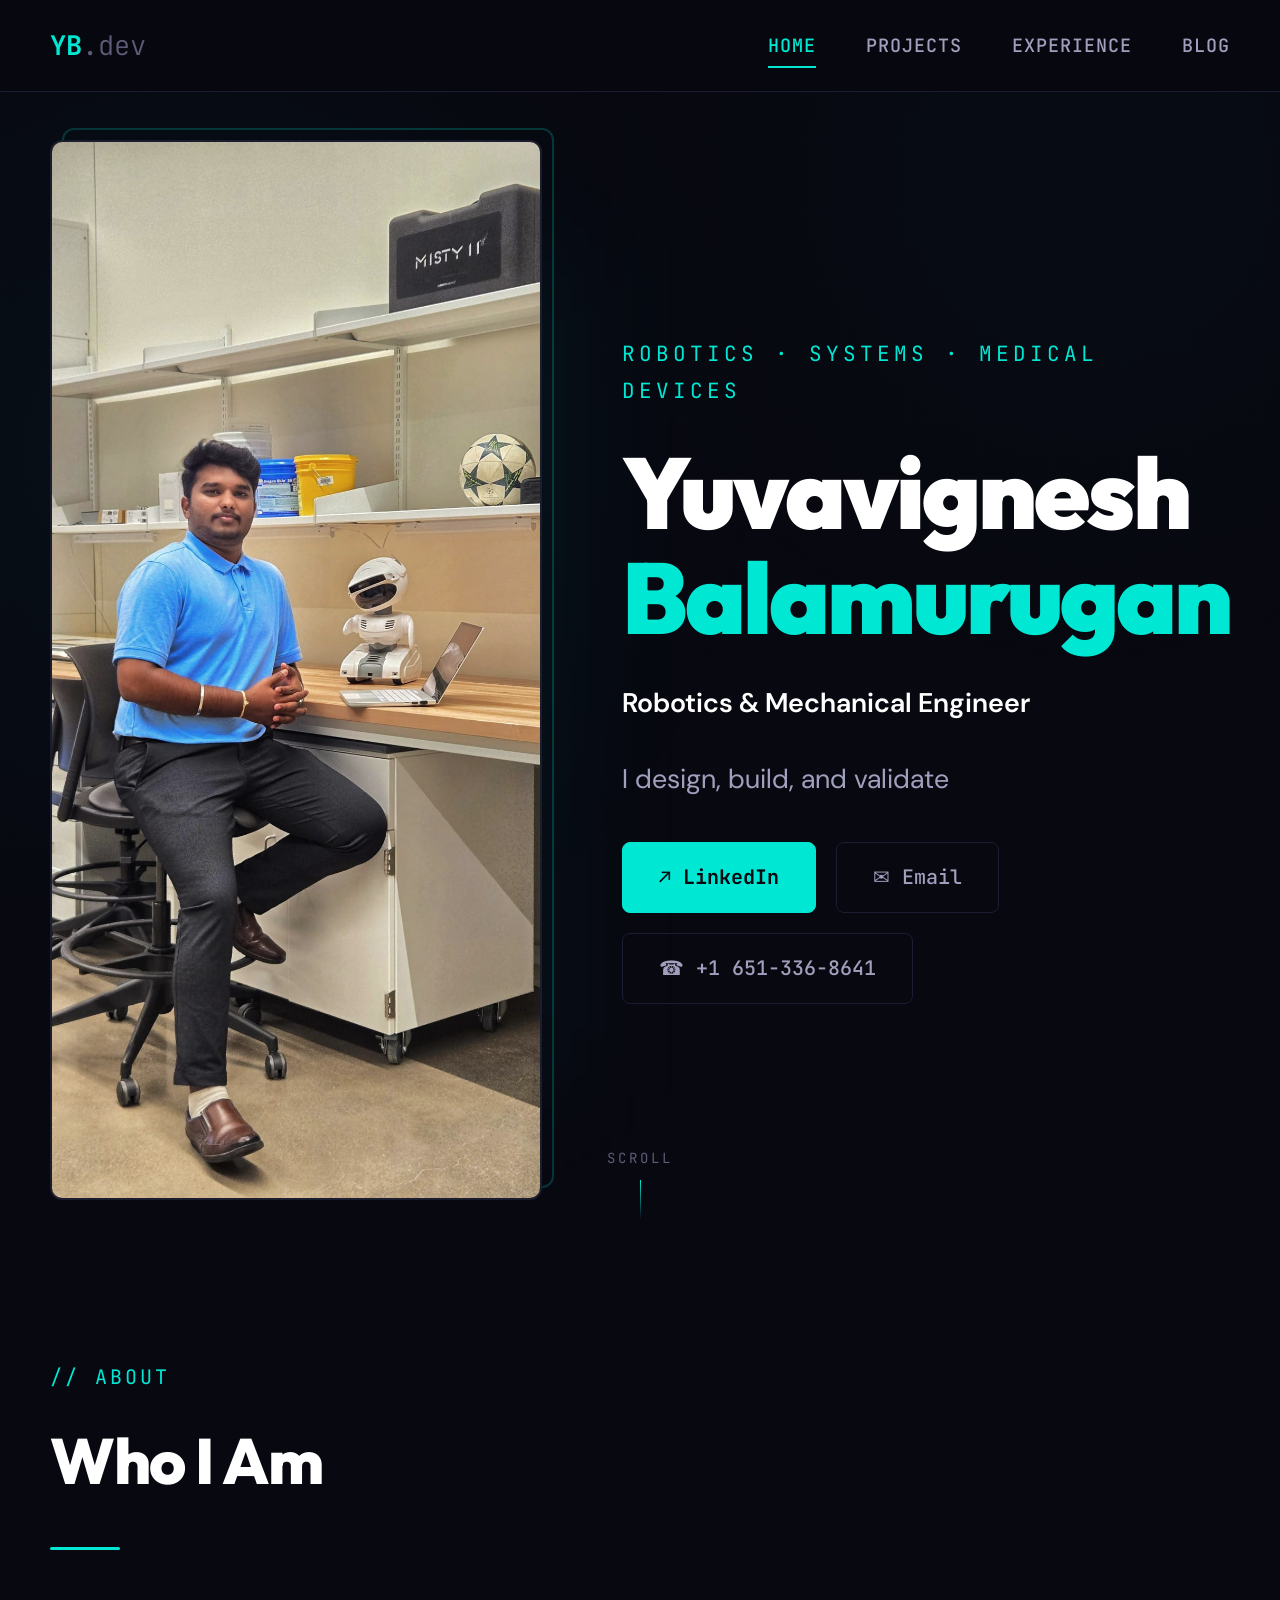
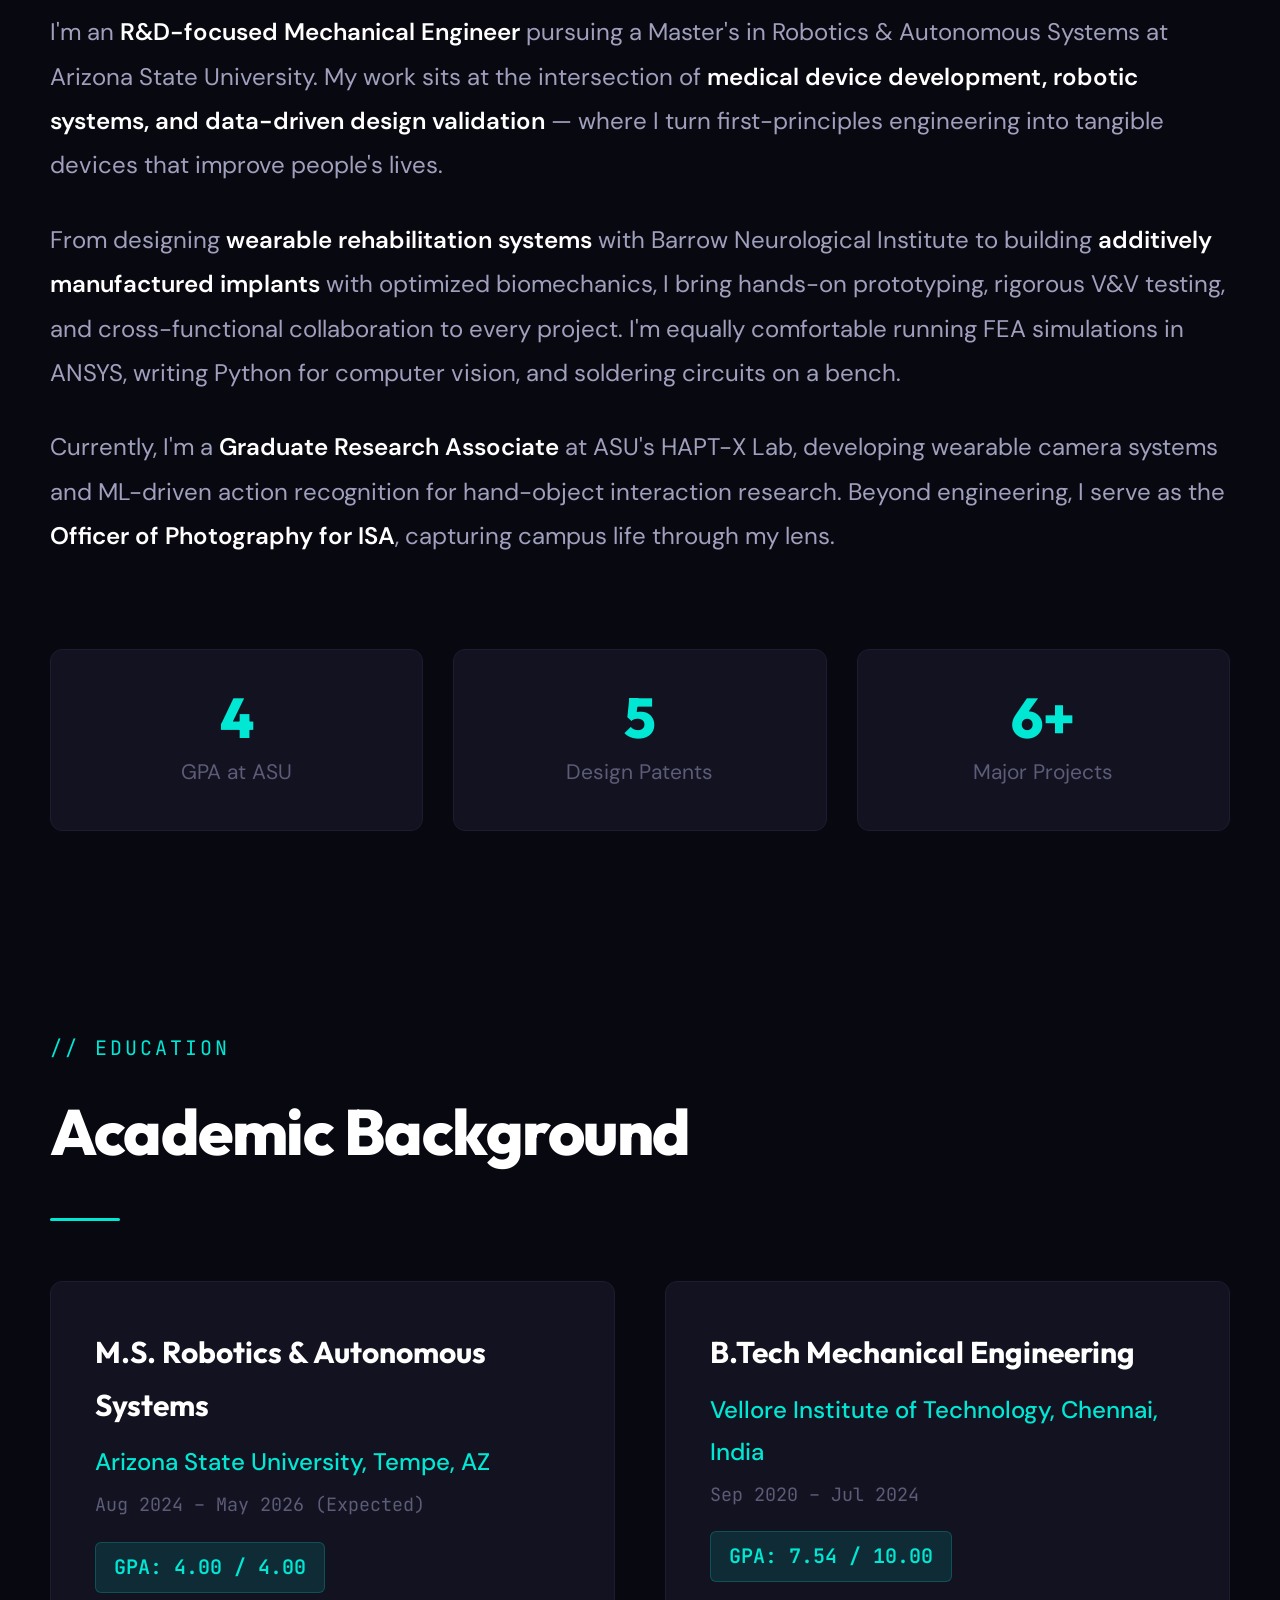
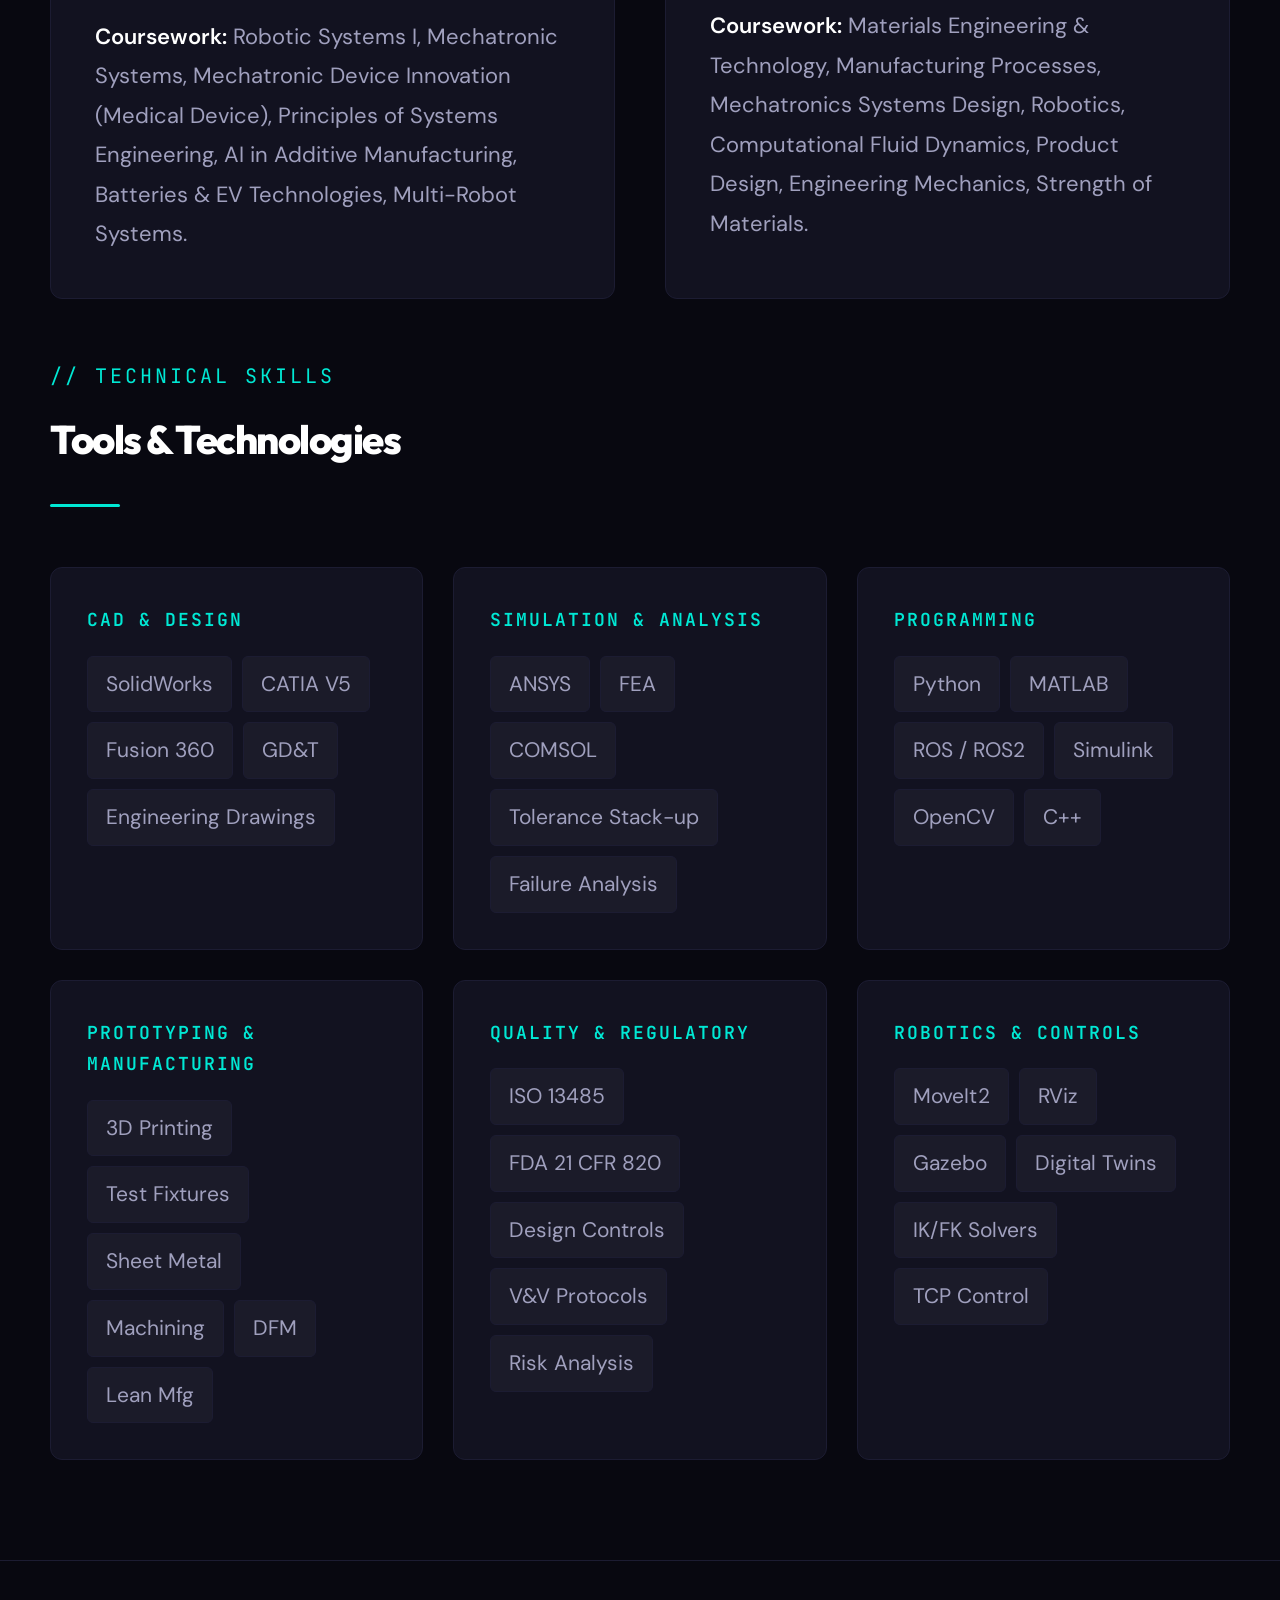
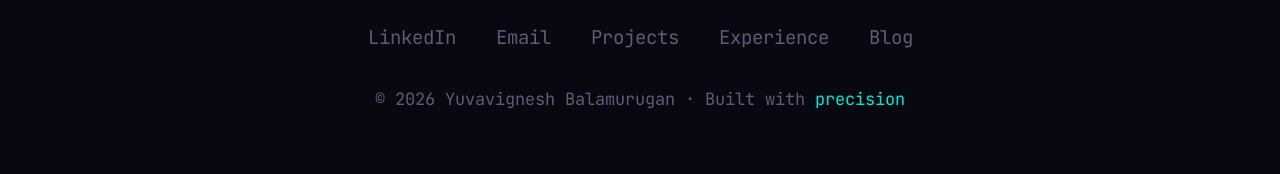
<file: index.html>
<!DOCTYPE html>
<html lang="en">
<head>
  <meta charset="UTF-8" />
  <meta name="viewport" content="width=device-width, initial-scale=1.0" />
  <title>Yuvavignesh Balamurugan — Robotics Engineer</title>
  <link rel="stylesheet" href="styles.css" />
</head>
<body>

  <nav class="navbar">
    <div class="nav-inner">
      <a href="index.html" class="nav-logo">YB<span>.dev</span></a>
      <ul class="nav-links">
        <li><a href="index.html">Home</a></li>
        <li><a href="projects.html">Projects</a></li>
        <li><a href="experience.html">Experience</a></li>
        <li><a href="blog.html">Blog</a></li>
      </ul>
      <div class="hamburger"><span></span><span></span><span></span></div>
    </div>
  </nav>

  <!-- HERO -->
  <section class="hero">
    <div class="hero-container">
      <div class="hero-photo-wrapper">
        <!-- SAVE YOUR PHOTO AS: images/profile.jpg -->
        <img src="images/profile.jpg" alt="Yuvavignesh Balamurugan" class="hero-photo"
             onerror="this.outerHTML='<div class=hero-no-photo>Save your photo as<br><strong>images/profile.jpg</strong></div>'" />
      </div>

      <div class="hero-text">
        <p class="hero-tag">Robotics · Systems · Medical Devices</p>
        <h1 class="hero-name">Yuvavignesh<span class="accent">Balamurugan</span></h1>
        <p class="hero-program">
          <strong>Robotics &amp;   Mechanical Engineer</strong> 
        </p>
        <p class="hero-program">
          <medium>I design, build, and validate</medium> 
        </p>

        <div class="hero-links">
          <a href="https://www.linkedin.com/in/yuvavignesh-balamurugan/" target="_blank" class="hero-link primary">↗ LinkedIn</a>
          <a href="mailto:yuvavignesh.bala@gmail.com" class="hero-link">✉ Email</a>
          <a href="tel:+16513368641" class="hero-link">☎ +1 651-336-8641</a>
        </div>
      </div>
    </div>
    <div class="hero-scroll-indicator"><span>Scroll</span><div class="scroll-line"></div></div>
  </section>

  <!-- ABOUT -->
  <section class="section" id="about">
    <div class="section-inner reveal">
      <p class="section-label">// About</p>
      <h2 class="section-title">Who I Am</h2>
      <div class="section-divider"></div>
      <div class="about-content">
        <div class="about-text">
          <p>I'm an <strong>R&amp;D-focused Mechanical Engineer</strong> pursuing a Master's in Robotics &amp; Autonomous Systems at Arizona State University. My work sits at the intersection of <strong>medical device development, robotic systems, and data-driven design validation</strong> — where I turn first-principles engineering into tangible devices that improve people's lives.</p>
          <p>From designing <strong>wearable rehabilitation systems</strong> with Barrow Neurological Institute to building <strong>additively manufactured implants</strong> with optimized biomechanics, I bring hands-on prototyping, rigorous V&amp;V testing, and cross-functional collaboration to every project. I'm equally comfortable running FEA simulations in ANSYS, writing Python for computer vision, and soldering circuits on a bench.</p>
          <p>Currently, I'm a <strong>Graduate Research Associate</strong> at ASU's HAPT-X Lab, developing wearable camera systems and ML-driven action recognition for hand-object interaction research. Beyond engineering, I serve as the <strong>Officer of Photography for ISA</strong>, capturing campus life through my lens.</p>
        </div>
        <div class="about-highlights">
          <div class="highlight-card"><div class="number">4</div><div class="label">GPA at ASU</div></div>
          <div class="highlight-card"><div class="number">5</div><div class="label">Design Patents</div></div>
          <div class="highlight-card"><div class="number">6+</div><div class="label">Major Projects</div></div>
        </div>
      </div>
    </div>
  </section>

  <!-- EDUCATION -->
  <section class="section" id="education">
    <div class="section-inner reveal">
      <p class="section-label">// Education</p>
      <h2 class="section-title">Academic Background</h2>
      <div class="section-divider"></div>
      <div class="education-grid">
        <div class="edu-card">
          <div class="edu-degree">M.S. Robotics &amp; Autonomous Systems</div>
          <div class="edu-school">Arizona State University, Tempe, AZ</div>
          <div class="edu-date">Aug 2024 – May 2026 (Expected)</div>
          <div class="edu-gpa">GPA: 4.00 / 4.00</div>
          <div class="edu-courses"><strong>Coursework:</strong> Robotic Systems I, Mechatronic Systems, Mechatronic Device Innovation (Medical Device), Principles of Systems Engineering, AI in Additive Manufacturing, Batteries &amp; EV Technologies, Multi-Robot Systems.</div>
        </div>
        <div class="edu-card">
          <div class="edu-degree">B.Tech Mechanical Engineering</div>
          <div class="edu-school">Vellore Institute of Technology, Chennai, India</div>
          <div class="edu-date">Sep 2020 – Jul 2024</div>
          <div class="edu-gpa">GPA: 7.54 / 10.00</div>
          <div class="edu-courses"><strong>Coursework:</strong> Materials Engineering &amp; Technology, Manufacturing Processes, Mechatronics Systems Design, Robotics, Computational Fluid Dynamics, Product Design, Engineering Mechanics, Strength of Materials.</div>
        </div>
      </div>

      <!-- Skills -->
      <div class="skills-section reveal">
        <p class="section-label" style="margin-top:3rem">// Technical Skills</p>
        <h2 class="section-title" style="font-size:2rem">Tools &amp; Technologies</h2>
        <div class="section-divider"></div>
        <div class="skills-grid">
          <div class="skill-group"><div class="skill-group-title">CAD &amp; Design</div><div class="skill-tags"><span class="skill-tag">SolidWorks</span><span class="skill-tag">CATIA V5</span><span class="skill-tag">Fusion 360</span><span class="skill-tag">GD&amp;T</span><span class="skill-tag">Engineering Drawings</span></div></div>
          <div class="skill-group"><div class="skill-group-title">Simulation &amp; Analysis</div><div class="skill-tags"><span class="skill-tag">ANSYS</span><span class="skill-tag">FEA</span><span class="skill-tag">COMSOL</span><span class="skill-tag">Tolerance Stack-up</span><span class="skill-tag">Failure Analysis</span></div></div>
          <div class="skill-group"><div class="skill-group-title">Programming</div><div class="skill-tags"><span class="skill-tag">Python</span><span class="skill-tag">MATLAB</span><span class="skill-tag">ROS / ROS2</span><span class="skill-tag">Simulink</span><span class="skill-tag">OpenCV</span><span class="skill-tag">C++</span></div></div>
          <div class="skill-group"><div class="skill-group-title">Prototyping &amp; Manufacturing</div><div class="skill-tags"><span class="skill-tag">3D Printing</span><span class="skill-tag">Test Fixtures</span><span class="skill-tag">Sheet Metal</span><span class="skill-tag">Machining</span><span class="skill-tag">DFM</span><span class="skill-tag">Lean Mfg</span></div></div>
          <div class="skill-group"><div class="skill-group-title">Quality &amp; Regulatory</div><div class="skill-tags"><span class="skill-tag">ISO 13485</span><span class="skill-tag">FDA 21 CFR 820</span><span class="skill-tag">Design Controls</span><span class="skill-tag">V&amp;V Protocols</span><span class="skill-tag">Risk Analysis</span></div></div>
          <div class="skill-group"><div class="skill-group-title">Robotics &amp; Controls</div><div class="skill-tags"><span class="skill-tag">MoveIt2</span><span class="skill-tag">RViz</span><span class="skill-tag">Gazebo</span><span class="skill-tag">Digital Twins</span><span class="skill-tag">IK/FK Solvers</span><span class="skill-tag">TCP Control</span></div></div>
        </div>
      </div>
    </div>
  </section>

  <footer class="footer">
    <div class="footer-inner">
      <div class="footer-links">
        <a href="https://www.linkedin.com/in/yuvavignesh-balamurugan/" target="_blank">LinkedIn</a>
        <a href="mailto:yuvavignesh.bala@gmail.com">Email</a>
        <a href="projects.html">Projects</a>
        <a href="experience.html">Experience</a>
        <a href="blog.html">Blog</a>
      </div>
      <p class="footer-copy">© 2026 Yuvavignesh Balamurugan · Built with <span class="accent">precision</span></p>
    </div>
  </footer>
  <script src="script.js"></script>
</body>
</html>
</file>
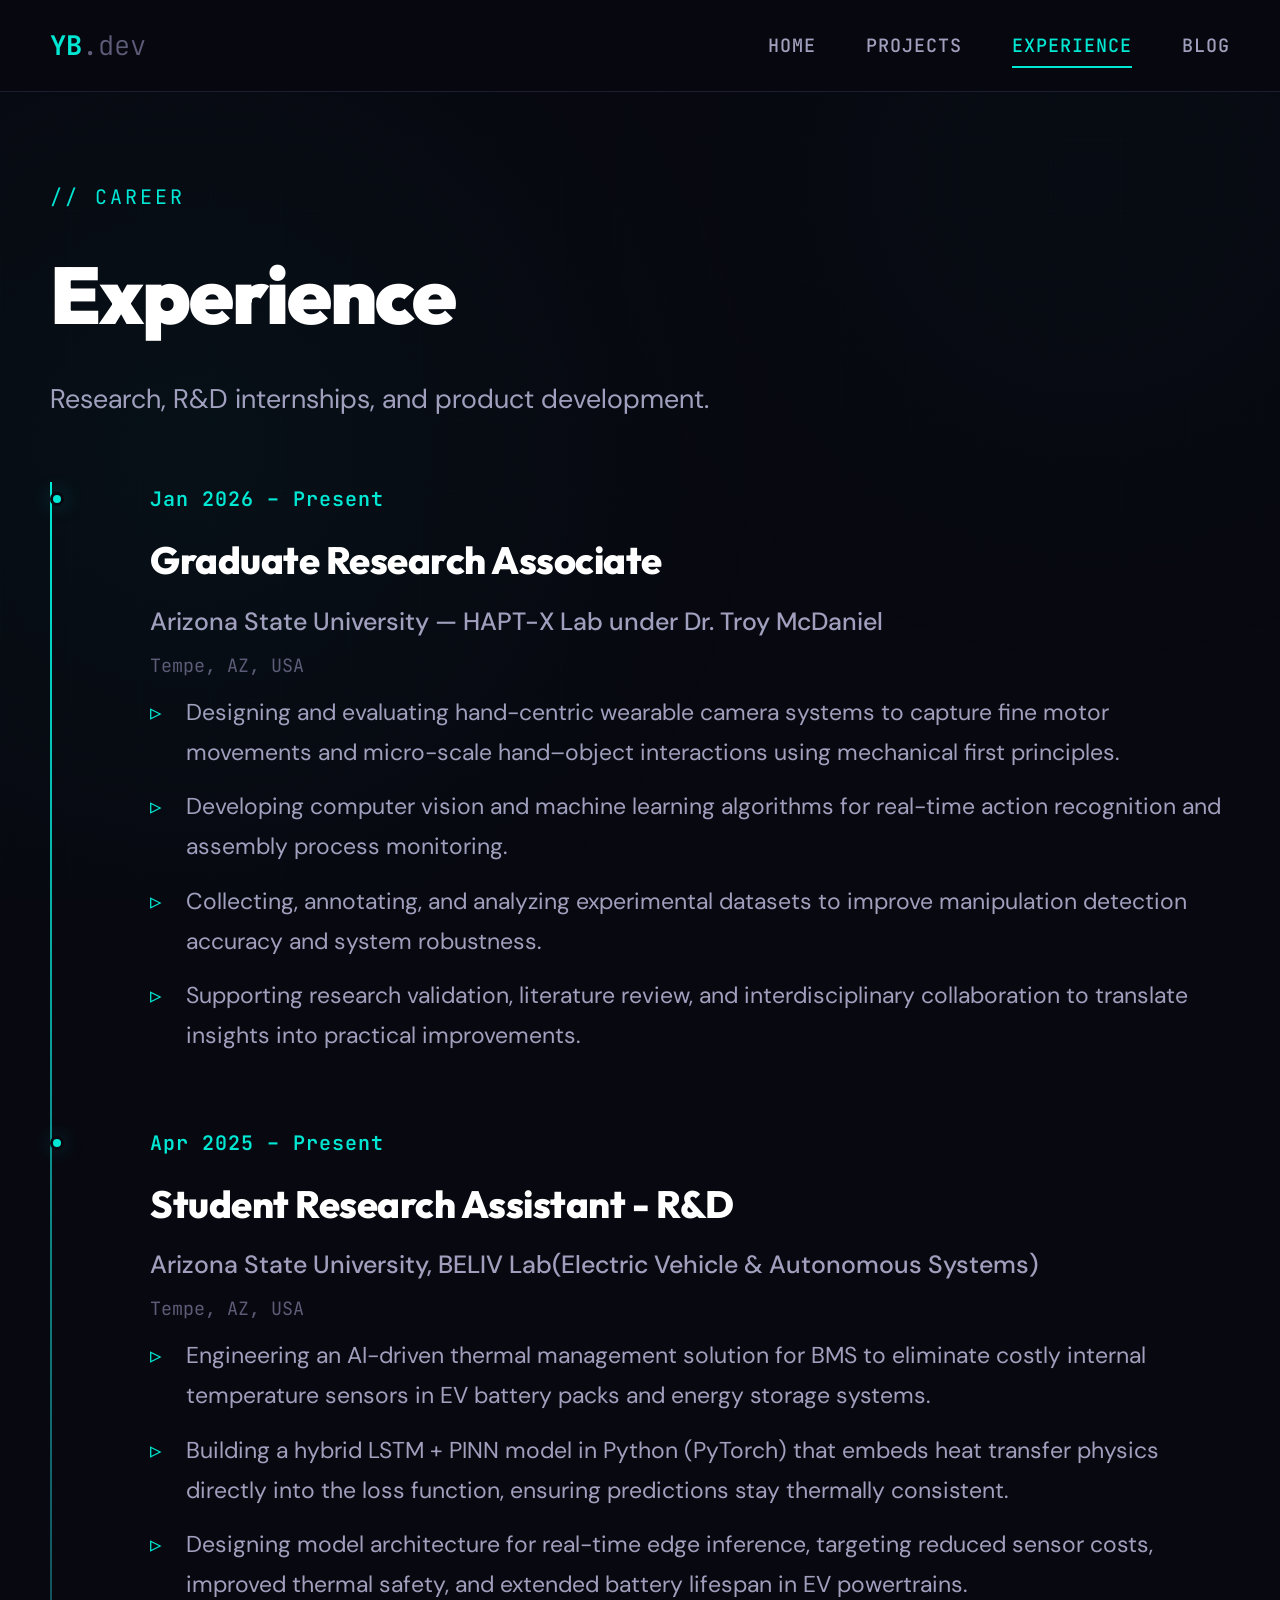
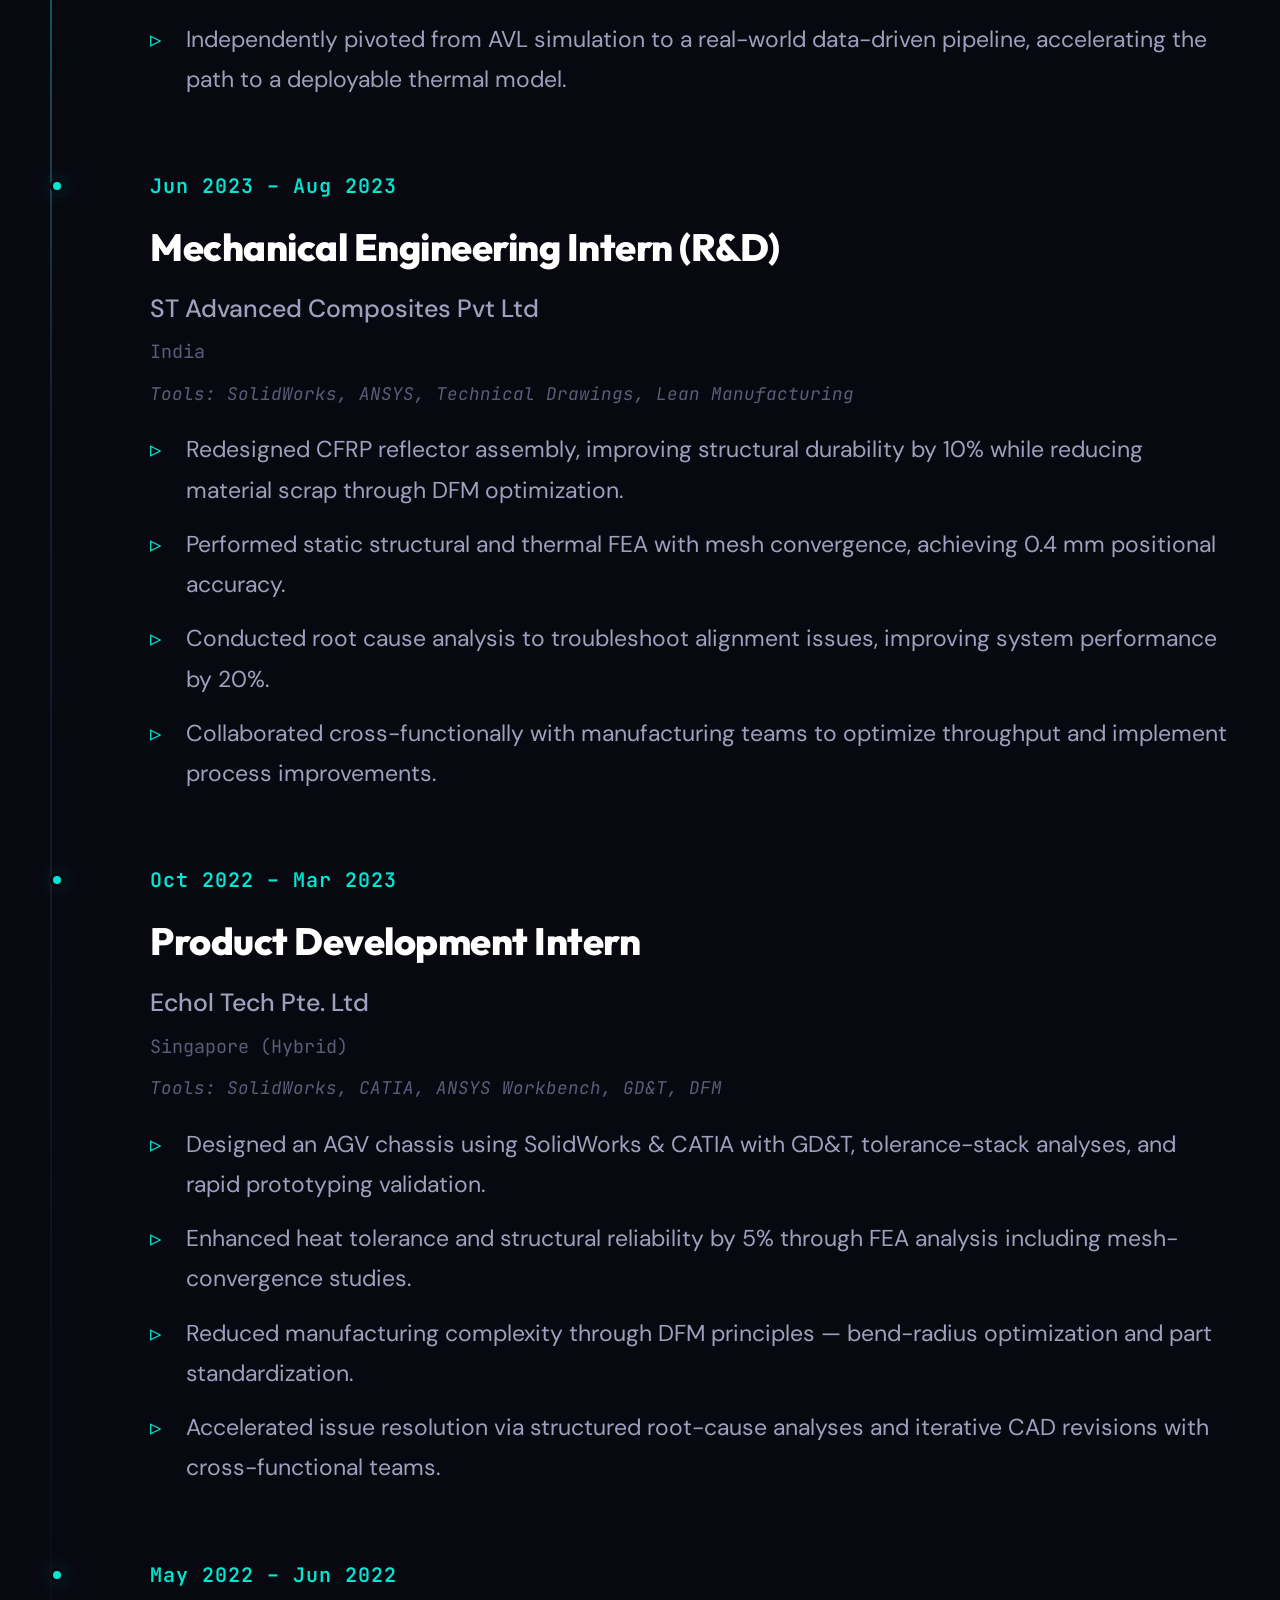
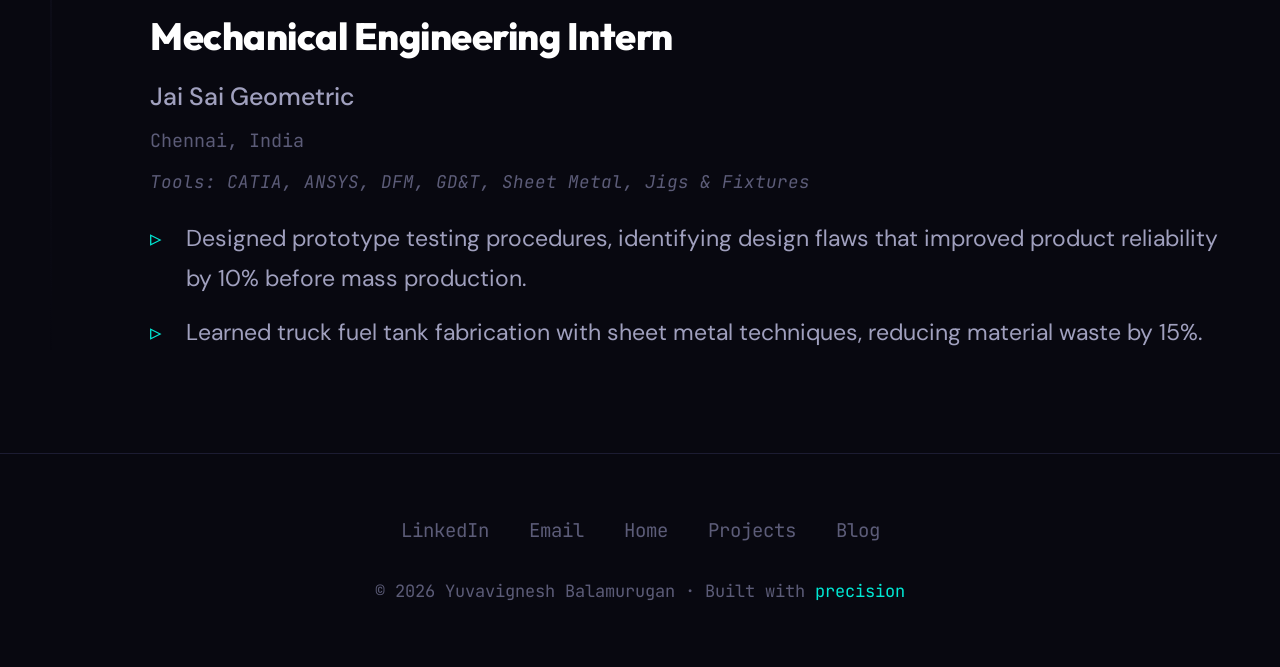
<file: experience.html>
<!DOCTYPE html>
<html lang="en">
<head>
  <meta charset="UTF-8" />
  <meta name="viewport" content="width=device-width, initial-scale=1.0" />
  <title>Experience — Yuvavignesh Balamurugan</title>
  <link rel="stylesheet" href="styles.css" />
</head>
<body>
  <nav class="navbar"><div class="nav-inner"><a href="index.html" class="nav-logo">YB<span>.dev</span></a><ul class="nav-links"><li><a href="index.html">Home</a></li><li><a href="projects.html">Projects</a></li><li><a href="experience.html">Experience</a></li><li><a href="blog.html">Blog</a></li></ul><div class="hamburger"><span></span><span></span><span></span></div></div></nav>

  <div class="page-header"><div class="page-header-inner">
    <p class="section-label">// Career</p>
    <h1 class="page-title">Experience</h1>
    <p class="page-subtitle">Research, R&amp;D internships, and product development.</p>
  </div></div>

  <section class="section" style="padding-top:0">
    <div class="section-inner">
      <div class="timeline">

        <div class="timeline-item reveal">
          <div class="timeline-date">Jan 2026 – Present</div>
          <div class="timeline-role">Graduate Research Associate</div>
          <div class="timeline-company">Arizona State University — HAPT-X Lab under Dr. Troy McDaniel</div>
          <div class="timeline-location">Tempe, AZ, USA</div>
          <ul class="timeline-bullets">
            <li>Designing and evaluating hand-centric wearable camera systems to capture fine motor movements and micro-scale hand–object interactions using mechanical first principles.</li>
            <li>Developing computer vision and machine learning algorithms for real-time action recognition and assembly process monitoring.</li>
            <li>Collecting, annotating, and analyzing experimental datasets to improve manipulation detection accuracy and system robustness.</li>
            <li>Supporting research validation, literature review, and interdisciplinary collaboration to translate insights into practical improvements.</li>
          </ul>
        </div>

        <div class="timeline-item reveal">
          <div class="timeline-date">Apr 2025 – Present</div>
          <div class="timeline-role">Student Research Assistant - R&D</div>
          <div class="timeline-company">Arizona State University, BELIV Lab(Electric Vehicle & Autonomous Systems)</div>
          <div class="timeline-location">Tempe, AZ, USA</div>
          <ul class="timeline-bullets">
            <li>Engineering an AI-driven thermal management solution for BMS to eliminate costly internal temperature sensors in EV battery packs and energy storage
systems.</li>
            <li>Building a hybrid LSTM + PINN model in Python (PyTorch) that embeds heat transfer physics directly into the loss function, ensuring predictions stay
thermally consistent.</li>
            <li>Designing model architecture for real-time edge inference, targeting reduced sensor costs, improved thermal safety, and extended battery lifespan in EV
powertrains.</li>
            <li>Independently pivoted from AVL simulation to a real-world data-driven pipeline, accelerating the path to a deployable thermal model.</li>
          </ul>
        </div>

        <div class="timeline-item reveal">
          <div class="timeline-date">Jun 2023 – Aug 2023</div>
          <div class="timeline-role">Mechanical Engineering Intern (R&amp;D)</div>
          <div class="timeline-company">ST Advanced Composites Pvt Ltd</div>
          <div class="timeline-location">India</div>
          <div class="timeline-tools">Tools: SolidWorks, ANSYS, Technical Drawings, Lean Manufacturing</div>
          <ul class="timeline-bullets">
            <li>Redesigned CFRP reflector assembly, improving structural durability by 10% while reducing material scrap through DFM optimization.</li>
            <li>Performed static structural and thermal FEA with mesh convergence, achieving 0.4 mm positional accuracy.</li>
            <li>Conducted root cause analysis to troubleshoot alignment issues, improving system performance by 20%.</li>
            <li>Collaborated cross-functionally with manufacturing teams to optimize throughput and implement process improvements.</li>
          </ul>
        </div>

        <div class="timeline-item reveal">
          <div class="timeline-date">Oct 2022 – Mar 2023</div>
          <div class="timeline-role">Product Development Intern</div>
          <div class="timeline-company">Echol Tech Pte. Ltd</div>
          <div class="timeline-location">Singapore (Hybrid)</div>
          <div class="timeline-tools">Tools: SolidWorks, CATIA, ANSYS Workbench, GD&amp;T, DFM</div>
          <ul class="timeline-bullets">
            <li>Designed an AGV chassis using SolidWorks &amp; CATIA with GD&amp;T, tolerance-stack analyses, and rapid prototyping validation.</li>
            <li>Enhanced heat tolerance and structural reliability by 5% through FEA analysis including mesh-convergence studies.</li>
            <li>Reduced manufacturing complexity through DFM principles — bend-radius optimization and part standardization.</li>
            <li>Accelerated issue resolution via structured root-cause analyses and iterative CAD revisions with cross-functional teams.</li>
          </ul>
        </div>

        <div class="timeline-item reveal">
          <div class="timeline-date">May 2022 – Jun 2022</div>
          <div class="timeline-role">Mechanical Engineering Intern</div>
          <div class="timeline-company">Jai Sai Geometric</div>
          <div class="timeline-location">Chennai, India</div>
          <div class="timeline-tools">Tools: CATIA, ANSYS, DFM, GD&amp;T, Sheet Metal, Jigs &amp; Fixtures</div>
          <ul class="timeline-bullets">
            <li>Designed prototype testing procedures, identifying design flaws that improved product reliability by 10% before mass production.</li>
            <li>Learned truck fuel tank fabrication with sheet metal techniques, reducing material waste by 15%.</li>
          </ul>
        </div>
      </div>


    </div>
  </section>

  <footer class="footer"><div class="footer-inner"><div class="footer-links"><a href="https://www.linkedin.com/in/yuvavignesh-balamurugan/" target="_blank">LinkedIn</a><a href="mailto:yuvavignesh.bala@gmail.com">Email</a><a href="index.html">Home</a><a href="projects.html">Projects</a><a href="blog.html">Blog</a></div><p class="footer-copy">© 2026 Yuvavignesh Balamurugan · Built with <span class="accent">precision</span></p></div></footer>
  <script src="script.js"></script>
</body>
</html>
</file>
<file: styles.css>
/* ============================================
   YUVAVIGNESH BALAMURUGAN — PORTFOLIO STYLES
   Dark Robotics Theme — V2
   ============================================ */

@import url('https://fonts.googleapis.com/css2?family=JetBrains+Mono:wght@300;400;500;600;700&family=Outfit:wght@200;300;400;500;600;700;800;900&family=DM+Sans:wght@300;400;500;600;700&display=swap');

:root {
  --bg-primary: #080810;
  --bg-secondary: #0e0e1a;
  --bg-card: #121220;
  --bg-card-hover: #181830;
  --accent: #00e8d4;
  --accent-dim: #00c4b4;
  --accent-glow: rgba(0, 232, 212, 0.12);
  --accent-glow-strong: rgba(0, 232, 212, 0.25);
  --text-primary: #eaeaf4;
  --text-secondary: #a0a0be;
  --text-muted: #5c5c78;
  --border: #1c1c32;
  --font-display: 'Outfit', sans-serif;
  --font-body: 'DM Sans', sans-serif;
  --font-mono: 'JetBrains Mono', monospace;
  --transition: 0.3s cubic-bezier(0.4, 0, 0.2, 1);
  --radius: 12px;
  --max-width: 1600px;
}

*, *::before, *::after { margin: 0; padding: 0; box-sizing: border-box; }
html { scroll-behavior: smooth; font-size: 20px; }
body { font-family: var(--font-body); background: var(--bg-primary); color: var(--text-primary); line-height: 1.75; overflow-x: hidden; -webkit-font-smoothing: antialiased; }
::selection { background: var(--accent); color: var(--bg-primary); }
a { color: var(--accent); text-decoration: none; transition: var(--transition); }
a:hover { color: #fff; }
img { max-width: 100%; display: block; }
::-webkit-scrollbar { width: 6px; }
::-webkit-scrollbar-track { background: var(--bg-primary); }
::-webkit-scrollbar-thumb { background: var(--accent-dim); border-radius: 3px; }

body::before {
  content: ''; position: fixed; inset: 0;
  background-image: radial-gradient(circle at 15% 50%, rgba(0, 232, 212, 0.04) 0%, transparent 50%), radial-gradient(circle at 85% 20%, rgba(0, 232, 212, 0.025) 0%, transparent 40%);
  pointer-events: none; z-index: 0;
}
body::after {
  content: ''; position: fixed; inset: 0;
  background-image: linear-gradient(rgba(0, 232, 212, 0.012) 1px, transparent 1px), linear-gradient(90deg, rgba(0, 232, 212, 0.012) 1px, transparent 1px);
  background-size: 70px 70px; pointer-events: none; z-index: 0;
}

/* NAV */
.navbar { position: fixed; top: 0; left: 0; width: 100%; z-index: 1000; padding: 1.1rem 2.5rem; background: rgba(8, 8, 16, 0.9); backdrop-filter: blur(20px); border-bottom: 1px solid var(--border); transition: var(--transition); }
.navbar.scrolled { padding: 0.75rem 2.5rem; box-shadow: 0 4px 30px rgba(0,0,0,0.5); }
.nav-inner { max-width: var(--max-width); margin: 0 auto; display: flex; align-items: center; justify-content: space-between; }
.nav-logo { font-family: var(--font-mono); font-size: 1.35rem; font-weight: 700; color: var(--accent); }
.nav-logo span { color: var(--text-muted); font-weight: 300; }
.nav-links { display: flex; gap: 2.5rem; list-style: none; align-items: center; }
.nav-links a { font-family: var(--font-mono); font-size: 0.92rem; font-weight: 500; color: var(--text-secondary); letter-spacing: 1px; text-transform: uppercase; position: relative; padding: 0.3rem 0; }
.nav-links a::after { content: ''; position: absolute; bottom: -4px; left: 0; width: 0; height: 2px; background: var(--accent); transition: var(--transition); }
.nav-links a:hover, .nav-links a.active { color: var(--accent); }
.nav-links a:hover::after, .nav-links a.active::after { width: 100%; }
.hamburger { display: none; flex-direction: column; gap: 6px; cursor: pointer; z-index: 1001; }
.hamburger span { width: 28px; height: 2px; background: var(--accent); transition: var(--transition); border-radius: 2px; }
.hamburger.active span:nth-child(1) { transform: rotate(45deg) translate(6px, 6px); }
.hamburger.active span:nth-child(2) { opacity: 0; }
.hamburger.active span:nth-child(3) { transform: rotate(-45deg) translate(6px, -6px); }

/* HERO */
.hero { min-height: 100vh; display: flex; align-items: center; justify-content: center; position: relative; z-index: 1; overflow: hidden; padding: 7rem 2.5rem 3rem; }
.hero-container { max-width: var(--max-width); margin: 0 auto; display: grid; grid-template-columns: 1fr 1fr; gap: 4rem; align-items: center; width: 100%; }
.hero-photo-wrapper { position: relative; display: flex; justify-content: center; align-items: center; }
.hero-photo { width: 100%; max-width: 500px; border-radius: var(--radius); object-fit: contain; border: 2px solid var(--border); position: relative; z-index: 2; filter: grayscale(15%); transition: var(--transition); }
.hero-photo:hover { filter: grayscale(0%); border-color: var(--accent); box-shadow: 0 0 60px var(--accent-glow); }
.hero-photo-wrapper::before { content: ''; position: absolute; top: -12px; right: -12px; width: 100%; height: 100%; border: 2px solid var(--accent); border-radius: var(--radius); opacity: 0.2; z-index: 1; }
.hero-photo-wrapper::after { content: ''; position: absolute; top: 10%; right: -80px; width: 300px; height: 80%; background: linear-gradient(90deg, rgba(0, 232, 212, 0.1), transparent); filter: blur(60px); z-index: 0; }
.hero-no-photo { width: 100%; max-width: 500px; min-height: 400px; border-radius: var(--radius); border: 2px dashed var(--border); background: var(--bg-card); display: flex; align-items: center; justify-content: center; font-family: var(--font-mono); font-size: 0.9rem; color: var(--text-muted); text-align: center; padding: 2rem; position: relative; z-index: 2; line-height: 1.6; }
.hero-text { display: flex; flex-direction: column; gap: 1.5rem; }
.hero-tag { font-family: var(--font-mono); font-size: 1.05rem; color: var(--accent); letter-spacing: 4px; text-transform: uppercase; opacity: 0; animation: fadeSlideUp 0.6s 0.2s forwards; }
.hero-name { font-family: var(--font-display); font-size: 5rem; font-weight: 900; line-height: 1.05; letter-spacing: -3px; color: #fff; opacity: 0; animation: fadeSlideUp 0.6s 0.4s forwards; }
.hero-name .accent { color: var(--accent); display: block; }
.hero-program { font-size: 1.35rem; color: var(--text-secondary); font-weight: 400; line-height: 1.7; opacity: 0; animation: fadeSlideUp 0.6s 0.6s forwards; }
.hero-program strong { color: #fff; font-weight: 600; }
.hero-links { display: flex; gap: 1rem; flex-wrap: wrap; opacity: 0; animation: fadeSlideUp 0.6s 0.8s forwards; margin-top: 0.5rem; }
.hero-link { display: inline-flex; align-items: center; gap: 0.5rem; font-family: var(--font-mono); font-size: 1rem; padding: 0.85rem 1.8rem; border: 1px solid var(--border); border-radius: 8px; color: var(--text-secondary); transition: var(--transition); font-weight: 500; }
.hero-link:hover { border-color: var(--accent); color: var(--accent); background: var(--accent-glow); }
.hero-link.primary { background: var(--accent); color: var(--bg-primary); border-color: var(--accent); font-weight: 700; }
.hero-link.primary:hover { background: #fff; color: var(--bg-primary); border-color: #fff; }
.hero-scroll-indicator { position: absolute; bottom: 2rem; left: 50%; transform: translateX(-50%); display: flex; flex-direction: column; align-items: center; gap: 0.5rem; opacity: 0; animation: fadeIn 1s 1.2s forwards; }
.hero-scroll-indicator span { font-family: var(--font-mono); font-size: 0.7rem; color: var(--text-muted); text-transform: uppercase; letter-spacing: 3px; }
.scroll-line { width: 1px; height: 40px; background: linear-gradient(to bottom, var(--accent), transparent); animation: scrollPulse 2s infinite; }

/* SECTIONS */
.section { position: relative; z-index: 1; padding: 5rem 2.5rem; }
.section-inner { max-width: var(--max-width); margin: 0 auto; }
.section-label { font-family: var(--font-mono); font-size: 1rem; color: var(--accent); text-transform: uppercase; letter-spacing: 3px; margin-bottom: 0.5rem; }
.section-title { font-family: var(--font-display); font-size: 3.2rem; font-weight: 800; color: #fff; letter-spacing: -1.5px; margin-bottom: 1.5rem; }
.section-divider { width: 70px; height: 3px; background: var(--accent); margin-bottom: 3rem; border-radius: 2px; }

/* ABOUT */
.about-content { display: flex; flex-direction: column; gap: 3rem; }
.about-text p { color: var(--text-secondary); font-size: 1.2rem; margin-bottom: 1.5rem; line-height: 1.85; }
.about-text p strong { color: #fff; font-weight: 600; }
.about-highlights { display: flex; flex-direction: row; gap: 1.5rem; }
.highlight-card { background: var(--bg-card); border: 1px solid var(--border); border-radius: var(--radius); padding: 2rem; transition: var(--transition); text-align: center; flex: 1; }
.highlight-card:hover { border-color: var(--accent); background: var(--bg-card-hover); transform: translateY(-3px); box-shadow: 0 10px 30px rgba(0,0,0,0.3); }
.highlight-card .number { font-family: var(--font-display); font-size: 2.8rem; font-weight: 800; color: var(--accent); line-height: 1; }
.highlight-card .label { font-size: 1.05rem; color: var(--text-muted); margin-top: 0.4rem; }

/* EDUCATION */
.education-grid { display: grid; grid-template-columns: 1fr 1fr; gap: 2.5rem; }
.edu-card { background: var(--bg-card); border: 1px solid var(--border); border-radius: var(--radius); padding: 2.2rem; position: relative; overflow: hidden; transition: var(--transition); }
.edu-card::before { content: ''; position: absolute; top: 0; left: 0; width: 4px; height: 100%; background: var(--accent); opacity: 0; transition: var(--transition); }
.edu-card:hover { border-color: var(--accent); transform: translateY(-3px); box-shadow: 0 15px 40px rgba(0,0,0,0.3); }
.edu-card:hover::before { opacity: 1; }
.edu-degree { font-family: var(--font-display); font-size: 1.5rem; font-weight: 700; color: #fff; margin-bottom: 0.5rem; }
.edu-school { font-size: 1.2rem; color: var(--accent); margin-bottom: 0.3rem; font-weight: 500; }
.edu-date { font-family: var(--font-mono); font-size: 0.92rem; color: var(--text-muted); margin-bottom: 1rem; }
.edu-gpa { display: inline-block; font-family: var(--font-mono); font-size: 1rem; padding: 0.35rem 0.9rem; background: var(--accent-glow); border: 1px solid rgba(0,232,212,0.2); border-radius: 6px; color: var(--accent); margin-bottom: 1.2rem; font-weight: 600; }
.edu-courses { font-size: 1.1rem; color: var(--text-secondary); line-height: 1.8; }
.edu-courses strong { color: #fff; font-weight: 600; }

/* SKILLS */
.skills-section { margin-top: 3rem; }
.skills-grid { display: grid; grid-template-columns: repeat(3, 1fr); gap: 1.5rem; }
.skill-group { background: var(--bg-card); border: 1px solid var(--border); border-radius: var(--radius); padding: 1.8rem; transition: var(--transition); }
.skill-group:hover { border-color: var(--accent); }
.skill-group-title { font-family: var(--font-mono); font-size: 0.9rem; color: var(--accent); text-transform: uppercase; letter-spacing: 2px; margin-bottom: 1rem; font-weight: 600; }
.skill-tags { display: flex; flex-wrap: wrap; gap: 0.5rem; }
.skill-tag { font-size: 1.05rem; padding: 0.45rem 0.9rem; background: rgba(255,255,255,0.04); border: 1px solid var(--border); border-radius: 6px; color: var(--text-secondary); transition: var(--transition); }
.skill-tag:hover { color: var(--accent); border-color: var(--accent); background: var(--accent-glow); }

/* PAGE HEADER */
.page-header { padding: 9rem 2.5rem 3rem; position: relative; z-index: 1; }
.page-header-inner { max-width: var(--max-width); margin: 0 auto; }
.page-title { font-family: var(--font-display); font-size: 4rem; font-weight: 900; color: #fff; letter-spacing: -2px; }
.page-subtitle { font-size: 1.35rem; color: var(--text-secondary); margin-top: 0.5rem; font-weight: 400; }

/* PROJECTS */
.projects-list { display: flex; flex-direction: column; gap: 3rem; }
.project-card { background: var(--bg-card); border: 1px solid var(--border); border-radius: var(--radius); padding: 3rem; transition: var(--transition); position: relative; overflow: hidden; }
.project-card::after { content: ''; position: absolute; bottom: 0; left: 0; width: 100%; height: 3px; background: linear-gradient(90deg, var(--accent), transparent); opacity: 0; transition: var(--transition); }
.project-card:hover { border-color: var(--accent); transform: translateY(-3px); box-shadow: 0 20px 50px rgba(0,0,0,0.3); }
.project-card:hover::after { opacity: 1; }
.project-number { font-family: var(--font-mono); font-size: 0.95rem; color: var(--text-muted); letter-spacing: 3px; margin-bottom: 0.8rem; font-weight: 500; }
.project-title { font-family: var(--font-display); font-size: 2rem; font-weight: 800; color: #fff; margin-bottom: 0.4rem; letter-spacing: -0.5px; }
.project-sub { font-size: 1.2rem; color: var(--accent); margin-bottom: 1.5rem; font-weight: 500; }
.project-bullets { list-style: none; display: flex; flex-direction: column; gap: 0.8rem; margin-bottom: 1.8rem; }
.project-bullets li { font-size: 1.15rem; color: var(--text-secondary); padding-left: 1.8rem; position: relative; line-height: 1.75; }
.project-bullets li::before { content: '▹'; position: absolute; left: 0; color: var(--accent); font-size: 1.1rem; }
.project-tech { display: flex; flex-wrap: wrap; gap: 0.5rem; margin-bottom: 1.8rem; }
.tech-tag { font-family: var(--font-mono); font-size: 0.88rem; padding: 0.35rem 0.8rem; background: var(--accent-glow); border: 1px solid rgba(0,232,212,0.15); border-radius: 5px; color: var(--accent-dim); font-weight: 500; }

/* Project Gallery */
.project-gallery { display: grid; grid-template-columns: repeat(3, 1fr); gap: 1rem; margin-top: 1.5rem; }
.project-gallery .img-slot { aspect-ratio: 16/10; background: var(--bg-secondary); border: 1px dashed var(--border); border-radius: 8px; display: flex; align-items: center; justify-content: center; font-family: var(--font-mono); font-size: 0.85rem; color: var(--text-muted); overflow: hidden; transition: var(--transition); }
.project-gallery .img-slot img { width: 100%; height: 100%; object-fit: cover; transition: var(--transition); }
.project-gallery .img-slot:hover { border-color: var(--accent); border-style: solid; }
.project-gallery .img-slot:hover img { transform: scale(1.05); }

/* PATENTS */
.patents-section { margin-top: 3rem; }
.patent-card { background: var(--bg-card); border: 1px solid var(--border); border-radius: var(--radius); padding: 1.5rem 2rem; margin-bottom: 1rem; display: flex; align-items: center; gap: 1.5rem; transition: var(--transition); }
.patent-card:hover { border-color: var(--accent); }
.patent-icon { font-size: 1.6rem; flex-shrink: 0; }
.patent-info .patent-title-text { font-size: 1.25rem; font-weight: 600; color: #fff; margin-bottom: 0.2rem; }
.patent-info .patent-id { font-family: var(--font-mono); font-size: 0.92rem; color: var(--text-muted); }

/* TIMELINE */
.timeline { position: relative; padding-left: 2.5rem; }
.timeline::before { content: ''; position: absolute; left: 0; top: 0; width: 2px; height: 100%; background: linear-gradient(to bottom, var(--accent), var(--border), transparent); }
.timeline-item { position: relative; padding-bottom: 3.5rem; padding-left: 2.5rem; }
.timeline-item:last-child { padding-bottom: 0; }
.timeline-item::before { content: ''; position: absolute; left: -2.5rem; top: 0.5rem; width: 14px; height: 14px; border-radius: 50%; background: var(--accent); border: 3px solid var(--bg-primary); box-shadow: 0 0 20px var(--accent-glow-strong); }
.timeline-date { font-family: var(--font-mono); font-size: 1rem; color: var(--accent); letter-spacing: 1px; margin-bottom: 0.5rem; font-weight: 600; }
.timeline-role { font-family: var(--font-display); font-size: 1.9rem; font-weight: 800; color: #fff; margin-bottom: 0.3rem; letter-spacing: -0.5px; }
.timeline-company { font-size: 1.25rem; color: var(--text-secondary); margin-bottom: 0.3rem; font-weight: 500; }
.timeline-location { font-family: var(--font-mono); font-size: 0.92rem; color: var(--text-muted); margin-bottom: 0.5rem; }
.timeline-tools { font-family: var(--font-mono); font-size: 0.88rem; color: var(--text-muted); margin-bottom: 1rem; font-style: italic; }
.timeline-bullets { list-style: none; display: flex; flex-direction: column; gap: 0.7rem; }
.timeline-bullets li { font-size: 1.15rem; color: var(--text-secondary); padding-left: 1.8rem; position: relative; line-height: 1.75; }
.timeline-bullets li::before { content: '▹'; position: absolute; left: 0; color: var(--accent); }

/* CERTS */
.cert-card { background: var(--bg-card); border: 1px solid var(--border); border-radius: var(--radius); padding: 1.4rem 1.8rem; margin-bottom: 0.8rem; display: flex; align-items: center; gap: 1.2rem; transition: var(--transition); }
.cert-card:hover { border-color: var(--accent); }
.cert-icon { font-size: 1.3rem; }
.cert-text { font-size: 1.15rem; color: var(--text-secondary); }

/* BLOG */
.blog-section-block { margin-bottom: 4rem; }
.blog-section-block h3 { font-family: var(--font-display); font-size: 2.1rem; font-weight: 700; color: #fff; margin-bottom: 1.2rem; letter-spacing: -0.5px; }
.blog-text { color: var(--text-secondary); font-size: 1.2rem; line-height: 1.85; margin-bottom: 1.5rem; }
.blog-text strong { color: #fff; font-weight: 600; }

/* Photo Gallery */
.photo-gallery { display: grid; grid-template-columns: repeat(3, 1fr); gap: 1.2rem; }
.gallery-item { position: relative; border-radius: var(--radius); overflow: hidden; border: 1px solid var(--border); aspect-ratio: 4/3; cursor: pointer; transition: var(--transition); background: var(--bg-card); }
.gallery-item:hover { border-color: var(--accent); transform: translateY(-4px); box-shadow: 0 15px 40px rgba(0,0,0,0.4); }
.gallery-item img { width: 100%; height: 100%; object-fit: cover; transition: var(--transition); }
.gallery-item:hover img { transform: scale(1.08); }
.gallery-item .gallery-overlay { position: absolute; bottom: 0; left: 0; width: 100%; padding: 1.2rem; background: linear-gradient(transparent, rgba(0,0,0,0.85)); opacity: 0; transform: translateY(10px); transition: var(--transition); }
.gallery-item:hover .gallery-overlay { opacity: 1; transform: translateY(0); }
.gallery-overlay span { font-family: var(--font-mono); font-size: 0.85rem; color: var(--accent); font-weight: 500; }
.gallery-placeholder { width: 100%; height: 100%; display: flex; align-items: center; justify-content: center; font-family: var(--font-mono); font-size: 0.9rem; color: var(--text-muted); background: var(--bg-secondary); }

/* Modal */
.modal-overlay { display: none; position: fixed; inset: 0; background: rgba(0,0,0,0.93); backdrop-filter: blur(10px); z-index: 2000; align-items: center; justify-content: center; cursor: pointer; }
.modal-overlay.active { display: flex; }
.modal-overlay img { max-width: 90%; max-height: 90vh; border-radius: var(--radius); border: 2px solid var(--border); }
.modal-close { position: absolute; top: 1.5rem; right: 2rem; font-size: 2.5rem; color: #fff; cursor: pointer; font-family: var(--font-mono); transition: var(--transition); line-height: 1; }
.modal-close:hover { color: var(--accent); }

/* FOOTER */
.footer { position: relative; z-index: 1; border-top: 1px solid var(--border); padding: 3rem 2.5rem; text-align: center; }
.footer-inner { max-width: var(--max-width); margin: 0 auto; }
.footer-links { display: flex; justify-content: center; gap: 2rem; margin-bottom: 1.5rem; flex-wrap: wrap; }
.footer-links a { font-family: var(--font-mono); font-size: 0.95rem; color: var(--text-muted); }
.footer-links a:hover { color: var(--accent); }
.footer-copy { font-family: var(--font-mono); font-size: 0.85rem; color: var(--text-muted); }
.footer-copy .accent { color: var(--accent); }

/* ANIMATIONS */
@keyframes fadeSlideUp { from { opacity: 0; transform: translateY(25px); } to { opacity: 1; transform: translateY(0); } }
@keyframes fadeIn { from { opacity: 0; } to { opacity: 1; } }
@keyframes scrollPulse { 0%, 100% { opacity: 0.3; } 50% { opacity: 1; } }
.reveal { opacity: 0; transform: translateY(30px); transition: opacity 0.6s ease, transform 0.6s ease; }
.reveal.visible { opacity: 1; transform: translateY(0); }

/* TABLET */
/* WIDE SCREENS */
@media (min-width: 1500px) {
  .hero-container { gap: 5rem; }
  .hero-photo { max-width: 550px; }
  .hero-name { font-size: 5.5rem; }
  .section { padding: 5rem 3rem; }
  .navbar { padding: 1.1rem 3rem; }
  .page-header { padding: 9rem 3rem 3rem; }
}

/* TABLET */
@media (max-width: 1024px) {
  html { font-size: 18px; }
  .hero-container { grid-template-columns: 1fr; text-align: center; gap: 2.5rem; }
  .hero-photo-wrapper { order: -1; }
  .hero-photo, .hero-no-photo { max-width: 350px; }
  .hero-photo-wrapper::before { display: none; }
  .hero-text { align-items: center; }
  .hero-name { font-size: 3.5rem; }
  .hero-links { justify-content: center; }
  .about-content { gap: 2rem; }
  .about-highlights { flex-direction: row; flex-wrap: wrap; gap: 1rem; }
  .highlight-card { flex: 1; min-width: 140px; }
  .education-grid { grid-template-columns: 1fr; }
  .skills-grid { grid-template-columns: repeat(2, 1fr); }
  .page-title { font-size: 3rem; }
}

/* MOBILE */
@media (max-width: 768px) {
  html { font-size: 17px; }
  .hamburger { display: flex; }
  .nav-links { position: fixed; top: 0; right: -100%; width: 75vw; max-width: 300px; height: 100vh; background: var(--bg-secondary); flex-direction: column; justify-content: center; align-items: center; gap: 2.5rem; transition: var(--transition); border-left: 1px solid var(--border); }
  .nav-links.open { right: 0; }
  .nav-links a { font-size: 1.1rem; }
  .hero { padding: 6rem 1.5rem 2rem; min-height: auto; }
  .hero-name { font-size: 3rem; }
  .hero-photo, .hero-no-photo { max-width: 280px; }
  .hero-photo-wrapper::before { display: none; }
  .hero-photo-wrapper::after { display: none; }
  .hero-scroll-indicator { display: none; }
  .section { padding: 3.5rem 1.5rem; }
  .section-title { font-size: 2.4rem; }
  .page-header { padding: 7rem 1.5rem 2rem; }
  .page-title { font-size: 2.5rem; }
  .about-highlights { flex-direction: row; flex-wrap: wrap; }
  .highlight-card { flex: 1 1 45%; }
  .project-card { padding: 2rem 1.5rem; }
  .project-title { font-size: 1.6rem; }
  .project-gallery { grid-template-columns: repeat(2, 1fr); }
  .photo-gallery { grid-template-columns: repeat(2, 1fr); }
  .timeline { padding-left: 1.5rem; }
  .timeline-item { padding-left: 1.5rem; }
  .timeline-item::before { left: -1.5rem; }
  .timeline-role { font-size: 1.5rem; }
  .skills-grid { grid-template-columns: 1fr; }
}

/* SMALL MOBILE */
@media (max-width: 480px) {
  html { font-size: 16px; }
  .hero { padding: 5.5rem 1rem 2rem; }
  .hero-name { font-size: 2.5rem; letter-spacing: -1px; }
  .hero-photo, .hero-no-photo { max-width: 220px; }
  .hero-photo-wrapper::before { display: none; }
  .hero-link { padding: 0.6rem 1rem; font-size: 0.9rem; }
  .section { padding: 3rem 1rem; }
  .section-title { font-size: 2rem; }
  .page-header { padding: 6rem 1rem 1.5rem; }
  .page-title { font-size: 2.1rem; }
  .project-card { padding: 1.5rem 1.2rem; }
  .project-title { font-size: 1.35rem; }
  .project-gallery { grid-template-columns: 1fr 1fr; gap: 0.6rem; }
  .photo-gallery { grid-template-columns: 1fr; }
  .highlight-card { flex: 1 1 100%; }
  .blog-section-block h3 { font-size: 1.6rem; }
  .timeline-role { font-size: 1.3rem; }
}
</file>
